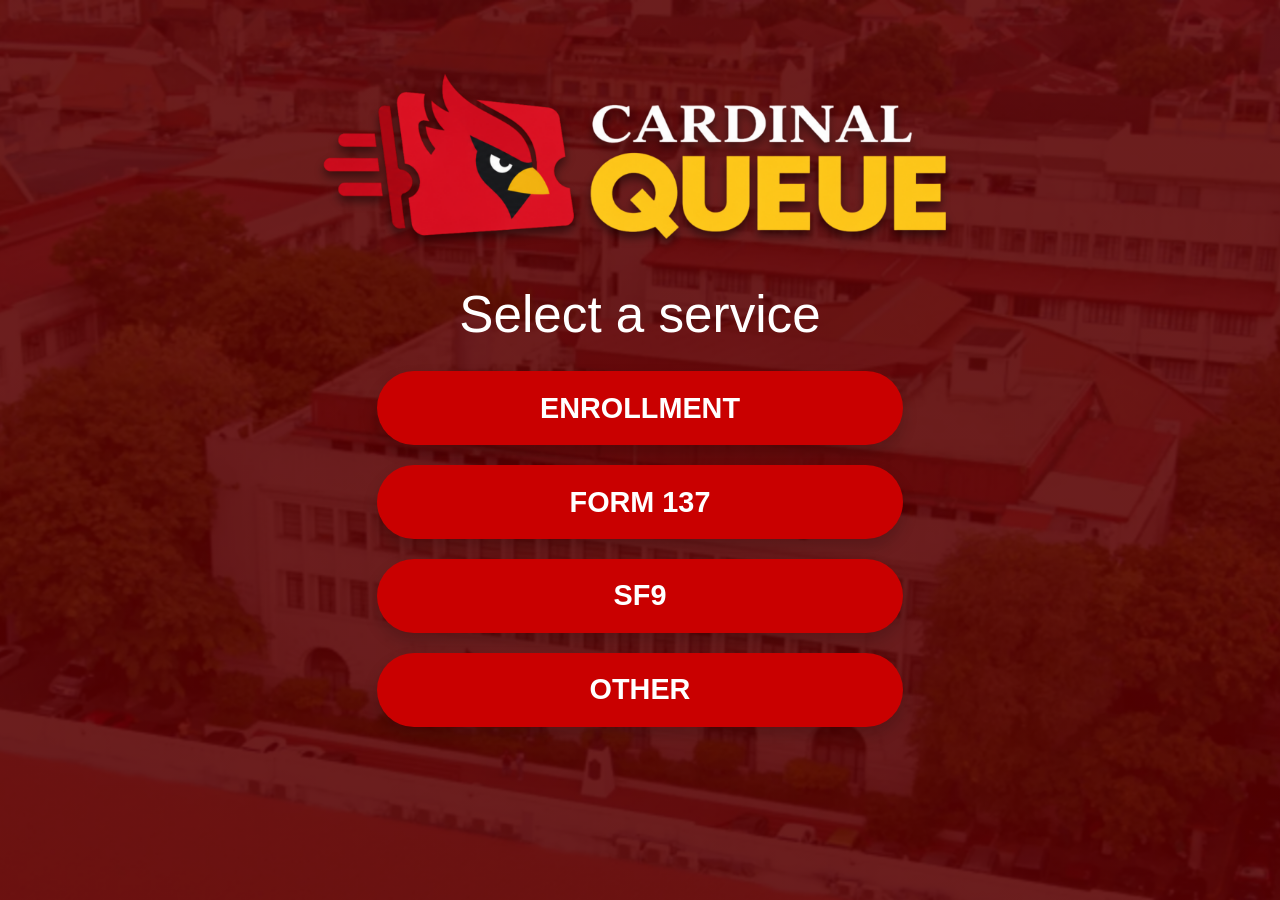
<file: index.html>
<!DOCTYPE html>
<html lang="en">
<head>
  <meta charset="UTF-8">
  <meta name="viewport" content="width=device-width, initial-scale=1.0, viewport-fit=cover">
  <title>Cardinal Queue — Kiosk</title>
  <link rel="icon" type="image/png" href="assets/logo.png">
  <link rel="stylesheet" href="css/style.css?v=cardinal-queue-ui-6">
  <script>
    const authParams = new URLSearchParams(location.hash.slice(1));
    const authQuery = new URLSearchParams(location.search);
    const authType = authParams.get("type") || authQuery.get("type");
    if (authType === "recovery" || authType === "invite" || authQuery.has("code")) {
      location.replace(`staff-setup.html${location.search}${location.hash}`);
    }
  </script>
</head>
<body class="kiosk-page">
  <main class="screen">
    <section id="homeView" class="view active">
      <img class="main-logo" src="assets/logo.png" alt="Cardinal Queue">
      <h1>Select a service</h1>

      <div class="service-list">
        <button class="service-btn" data-service="Enrollment">ENROLLMENT</button>
        <button class="service-btn" data-service="Form 137">FORM 137</button>
        <button class="service-btn" data-service="SF9">SF9</button>
        <button class="service-btn" data-service="Other">OTHER</button>
      </div>
    </section>

    <section id="formView" class="view">
      <header class="mini-header">
        <img src="assets/logo.png" alt="Cardinal Queue">
        <button id="returnBtn" class="return-btn">RETURN</button>
      </header>

      <div class="form-wrap">
        <h2>Queuing Form</h2>
        <form id="queueForm">
          <label for="fullName">Full Name</label>
          <input id="fullName" name="fullName" type="text"
                 placeholder="e.g. Juan T. Dela Cruz" autocomplete="name" required>

          <label for="education">Educational Level</label>
          <select id="education" name="education" required>
            <option value="" disabled selected>Select an option</option>
            <option>Senior High School</option>
            <option>Undergraduate</option>
            <option>Graduate Studies</option>
            <option>Faculty / Staff</option>
            <option>Visitor</option>
          </select>

          <label for="email">Email</label>
          <input id="email" name="email" type="email"
                 placeholder="e.g. juandelacruz@gmail.com" autocomplete="email" required>

          <button class="submit-btn" type="submit">SUBMIT</button>
        </form>
      </div>
    </section>

    <section id="ticketView" class="view">
      <header class="mini-header">
        <img src="assets/logo.png" alt="Cardinal Queue">
        <button id="ticketReturnBtn" class="return-btn">RETURN</button>
      </header>

      <div class="ticket-card">
        <p class="ticket-label">YOUR QUEUE NUMBER</p>
        <div id="ticketNumber" class="ticket-number">A001</div>
        <p id="ticketService" class="ticket-service">ENROLLMENT</p>

        <div class="ticket-info">
          <div><span>Status</span><strong>WAITING</strong></div>
          <div><span>Service window</span><strong id="ticketWindow">—</strong></div>
        </div>
        <div id="ticketQr" class="ticket-qr" aria-label="QR code to monitor this queue">
          <a href="queue.html" aria-label="Open the live queue monitor">
            <img src="assets/queue_qr.png?v=public-queue-2" alt="Scan to open the public Cardinal Queue monitor">
          </a>
        </div>
        <p id="ticketMessage" class="ticket-note" role="status"></p>
        <p class="ticket-note ticket-qr-caption">Scan the QR code to view the live queue.</p>
      </div>
    </section>
  </main>

  <script type="module" src="js/kiosk.js?v=public-queue-2"></script>
</body>
</html>
</file>
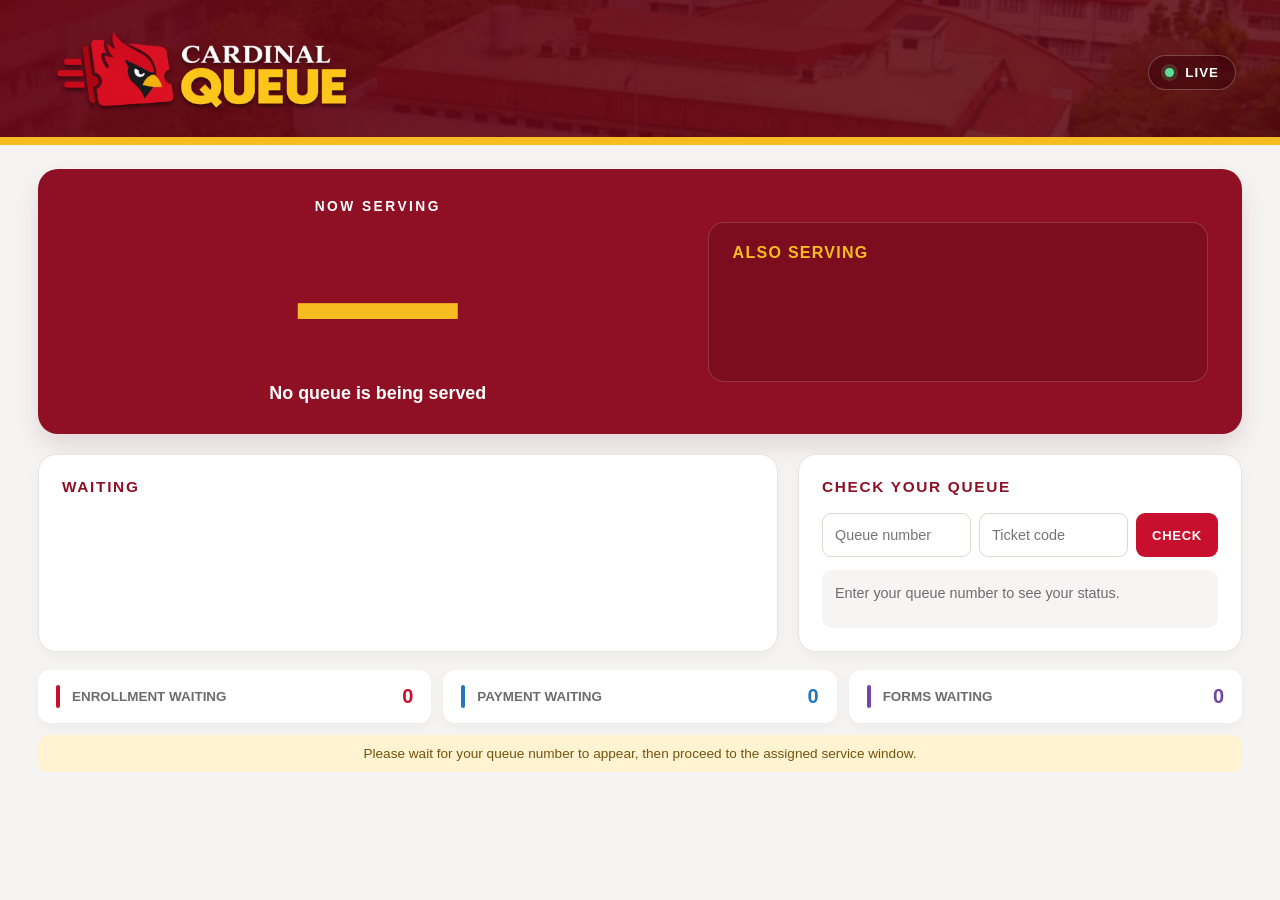
<file: queue.html>
<!DOCTYPE html>
<html lang="en">
<head>
  <meta charset="UTF-8">
  <meta name="viewport" content="width=device-width, initial-scale=1.0">
  <title>Cardinal Queue — Queue Monitor</title>
  <link rel="icon" type="image/png" href="assets/logo.png">
  <link rel="stylesheet" href="css/style.css?v=cardinal-queue-ui-5">
</head>
<body class="queue-page">
  <main class="queue-screen">
    <header class="queue-header">
      <img src="assets/logo.png" alt="Cardinal Queue">
      <div class="live-pill"><span></span> LIVE</div>
    </header>

    <section class="now-serving">
      <div class="serving-current">
        <p>NOW SERVING</p>
        <div id="nowServing">—</div>
        <span id="windowLabel">No queue is being served</span>
      </div>
      <div class="serving-next">
        <h2>ALSO SERVING</h2>
        <div id="servingList" class="serving-list" aria-live="polite"></div>
      </div>
    </section>

    <section class="queue-columns">
      <div class="queue-panel">
        <h2>WAITING</h2>
        <div id="waitingList" class="waiting-list"></div>
      </div>

      <div class="queue-panel user-panel">
        <h2>CHECK YOUR QUEUE</h2>
        <div class="check-row">
          <input id="queueLookup" placeholder="Queue number" autocomplete="off">
          <input id="queueCode" placeholder="Ticket code" autocomplete="off" aria-label="Private ticket code from your ticket">
          <button id="checkBtn">CHECK</button>
        </div>
        <div id="lookupResult" class="lookup-result">Enter your queue number to see your status.</div>
      </div>
    </section>

    <section class="service-summary" aria-label="Waiting by service">
      <article class="service-enrollment"><span>ENROLLMENT WAITING</span><strong id="countEnrollment">0</strong></article>
      <article class="service-payment"><span>PAYMENT WAITING</span><strong id="countPayment">0</strong></article>
      <article class="service-forms"><span>FORMS WAITING</span><strong id="countForms">0</strong></article>
    </section>
    <footer class="queue-footer">Please wait for your queue number to appear, then proceed to the assigned service window.</footer>
  </main>
  <script type="module" src="js/queue.js"></script>
</body>
</html>
</file>
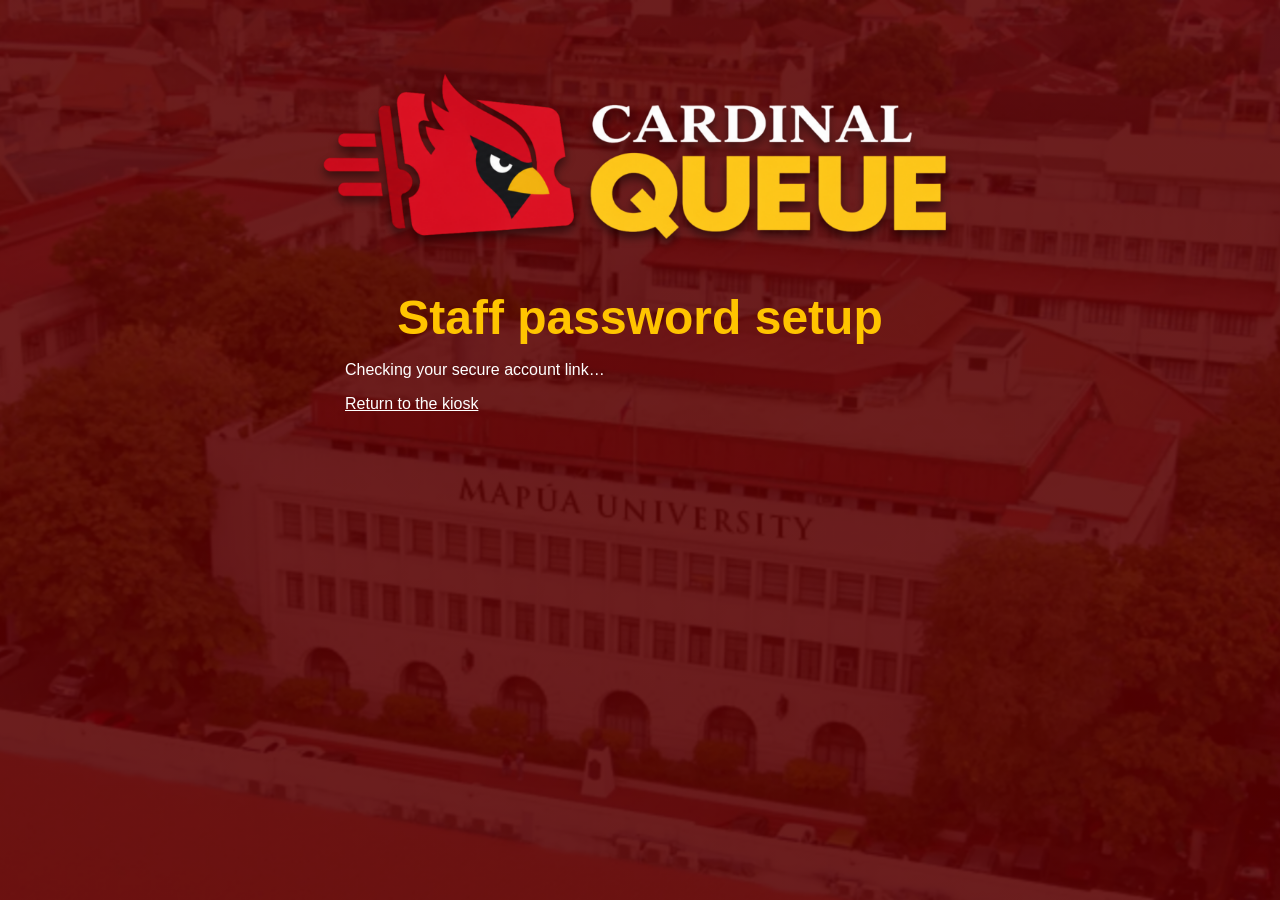
<file: staff-setup.html>
<!DOCTYPE html>
<html lang="en">
<head>
  <meta charset="UTF-8">
  <meta name="viewport" content="width=device-width, initial-scale=1.0, viewport-fit=cover">
  <title>Set up staff access — Cardinal Queue</title>
  <link rel="icon" type="image/png" href="assets/logo.png">
  <link rel="stylesheet" href="css/style.css">
  <style>#setupForm[hidden] { display: none; }</style>
</head>
<body class="kiosk-page">
  <main class="screen">
    <section class="view active" aria-labelledby="setupTitle">
      <img class="main-logo" src="assets/logo.png" alt="Cardinal Queue">
      <div class="form-wrap">
        <h2 id="setupTitle">Staff password setup</h2>
        <p id="setupMessage" role="status" aria-live="polite">Checking your secure account link…</p>
        <form id="setupForm" hidden>
          <label for="newPassword">New password</label>
          <input id="newPassword" type="password" autocomplete="new-password" minlength="8" required>
          <label for="confirmPassword">Confirm password</label>
          <input id="confirmPassword" type="password" autocomplete="new-password" minlength="8" required>
          <button class="submit-btn" type="submit">SAVE PASSWORD</button>
        </form>
        <p><a href="index.html" style="color:#fff">Return to the kiosk</a></p>
      </div>
    </section>
  </main>
  <script type="module" src="js/staff-setup.js"></script>
</body>
</html>
</file>
<file: css/style.css>
* {
  box-sizing: border-box;
}

:root {
  --red: #c90000;
  --red-dark: #a60000;
  --yellow: #ffc400;
  --white: #ffffff;
  --panel: rgba(90, 0, 0, 0.48);
  --gold: #f7bd20;
  --ink: #26252a;
  --muted: #6d6b70;
  --paper: #fff;
  --canvas: #f5f4f2;
  --line: #e7e3df;
  --enrollment: #c8102e;
  --payment: #2476bd;
  --forms: #7346a6;
}

html, body {
  margin: 0;
  min-height: 100%;
  font-family: Arial, Helvetica, sans-serif;
  color: var(--white);
}

body {
  background:
    linear-gradient(rgba(95, 0, 0, 0.58), rgba(95, 0, 0, 0.58)),
    url("../assets/background.png") center center / cover fixed no-repeat;
}

/* ---------- KIOSK ---------- */

.kiosk-page {
  min-height: 100dvh;
  overflow-x: hidden;
}

.screen {
  min-height: 100dvh;
  display: flex;
  justify-content: center;
}

.view {
  display: none;
  width: min(100%, 760px);
  min-height: 100dvh;
  padding: 4vh 4vw 5vh;
  flex-direction: column;
  align-items: center;
}

.view.active {
  display: flex;
}

.main-logo {
  width: min(88vw, 690px);
  height: auto;
  object-fit: contain;
  margin-top: 2vh;
}

#homeView h1 {
  font-size: clamp(2rem, 5vw, 3.2rem);
  font-weight: 400;
  margin: 1.5vh 0 3vh;
  text-align: center;
}

.service-list {
  width: min(74%, 590px);
  display: flex;
  flex-direction: column;
  gap: 2.2vh;
}

.service-btn,
.submit-btn,
.return-btn,
#checkBtn {
  border: 0;
  color: white;
  cursor: pointer;
  font-weight: 600;
  transition: transform 0.12s ease, background 0.12s ease;
}

.service-btn {
  width: 100%;
  min-height: 74px;
  border-radius: 45px;
  background: var(--red);
  font-size: clamp(1.25rem, 3vw, 1.8rem);
  box-shadow: 0 8px 15px rgba(0, 0, 0, 0.18);
}

.service-btn:active,
.submit-btn:active,
.return-btn:active,
#checkBtn:active {
  transform: scale(0.98);
}

.service-btn:hover,
.submit-btn:hover {
  background: var(--red-dark);
}

.mini-header {
  width: 100%;
  display: flex;
  align-items: center;
  justify-content: space-between;
  gap: 20px;
}

.mini-header img {
  width: min(45vw, 310px);
  height: auto;
}

.return-btn {
  background: rgba(165, 55, 55, 0.9);
  border-radius: 30px;
  padding: 13px 31px;
  font-size: 1rem;
}

.form-wrap {
  width: min(100%, 590px);
  margin-top: 1vh;
}

.form-wrap h2 {
  color: var(--yellow);
  text-align: center;
  font-size: clamp(2rem, 5vw, 3rem);
  margin: 1vh 0 1.2vh;
}

form {
  display: flex;
  flex-direction: column;
}

form label {
  font-size: 1.1rem;
  margin: 7px 12px 5px;
}

form input,
form select {
  width: 100%;
  height: 54px;
  border: 3px solid #aaa;
  border-radius: 32px;
  padding: 0 18px;
  font-size: 1rem;
  outline: none;
  background: #f5f5f5;
  color: #333;
}

form input:focus,
form select:focus {
  border-color: var(--yellow);
}

.submit-btn {
  align-self: center;
  margin-top: 25px;
  width: 210px;
  height: 48px;
  border-radius: 30px;
  background: var(--red);
  font-size: 1rem;
}

.ticket-card {
  width: min(92%, 600px);
  margin: 6vh auto 0;
  background: rgba(55, 0, 0, 0.72);
  border: 2px solid rgba(255, 196, 0, 0.5);
  border-radius: 28px;
  padding: 35px 28px;
  text-align: center;
}

.ticket-label {
  margin: 0;
  font-size: 1rem;
  letter-spacing: 2px;
}

.ticket-number {
  color: var(--yellow);
  font-size: clamp(5rem, 20vw, 9rem);
  font-weight: 800;
  line-height: 1;
  margin: 18px 0;
}

.ticket-service {
  font-size: 1.5rem;
  margin: 0 0 28px;
}

.ticket-info {
  display: grid;
  gap: 10px;
  text-align: left;
}

.ticket-info div {
  display: flex;
  justify-content: space-between;
  gap: 20px;
  padding: 12px 15px;
  background: rgba(255, 255, 255, 0.09);
  border-radius: 12px;
}

.ticket-info span {
  opacity: 0.75;
}

.ticket-note {
  opacity: 0.8;
  line-height: 1.5;
}

.ticket-qr {
  display: grid;
  place-items: center;
  min-height: 0;
  padding: 0;
  margin: 12px auto;
  background: transparent;
}

.ticket-qr a { display: grid; place-items: center; }
.ticket-qr img { display: block; width: 180px; max-width: 100%; height: auto; }
.ticket-qr canvas { display: block; max-width: 100%; height: auto; }
.ticket-qr-caption { margin: 8px 0 0; }
.ticket-note.error { color: #ffd8d8; }

/* Queue monitor: the proposal's wide information display with distinct service colors. */
.queue-page { min-height: 100dvh; background: var(--canvas); color: var(--ink); --red: #c8102e; --red-dark: #8f1024; --gold: #f7bd20; }
.queue-screen { width: 100%; margin: 0; padding: 0 38px 24px; }
.queue-header { position: relative; display: flex; align-items: center; justify-content: space-between; min-height: 136px; margin: 0 -38px 24px; padding: 22px 44px; overflow: hidden; background: linear-gradient(90deg, rgba(103,7,24,.86), rgba(103,7,24,.45)), url("../assets/background.png") center 43% / cover; }
.queue-header::after { position: absolute; inset: auto 0 0; height: 8px; background: var(--gold); content: ""; }
.queue-header img { position: relative; z-index: 1; width: min(320px, 45vw); height: auto; }
.live-pill { position: relative; z-index: 1; padding: 9px 16px; border: 1px solid rgba(255,255,255,.25); border-radius: 999px; background: rgba(56,0,12,.48); color: #fff; font-size: .83rem; font-weight: 800; letter-spacing: .08em; }
.live-pill span { display: inline-block; width: 9px; height: 9px; margin-right: 7px; border-radius: 50%; background: #5de093; box-shadow: 0 0 0 4px rgba(93,224,147,.18); }
.now-serving { display: grid; grid-template-columns: 1.1fr .9fr; align-items: center; gap: 24px; min-height: 265px; margin: 0 0 20px; padding: 26px 34px; border-radius: 20px; background: var(--red-dark); color: #fff; box-shadow: 0 12px 24px rgba(88,12,30,.12); }
.serving-current { text-align: center; }
.now-serving p { margin: 0; font-size: .86rem; font-weight: 800; letter-spacing: .18em; }
.now-serving #nowServing { margin: 7px 0 0; color: var(--gold); font-size: clamp(6.2rem, 14vw, 10rem); font-weight: 800; line-height: .98; }
.now-serving #nowServing.is-empty { font-size: 4rem; opacity: .8; }
.now-serving #windowLabel { display: inline-block; margin-top: 6px; font-size: 1.12rem; font-weight: 600; }
.serving-next { min-height: 160px; padding: 21px 24px; border: 1px solid rgba(255,255,255,.17); border-radius: 16px; background: rgba(42,0,10,.19); }
.serving-next h2 { margin: 0 0 14px; color: var(--gold); font-size: 1rem; letter-spacing: .08em; }
.serving-list { display: grid; gap: 8px; }
.serving-card { padding: 10px 12px; border-radius: 10px; background: rgba(255,255,255,.11); font-size: .92rem; font-weight: 700; }
.queue-columns { display: grid; grid-template-columns: minmax(0, 1.5fr) minmax(320px, .9fr); gap: 20px; }
.queue-panel { min-width: 0; padding: 23px; border: 1px solid var(--line); border-radius: 18px; background: #fff; box-shadow: 0 5px 15px rgba(37,22,16,.035); }
.queue-panel h2 { margin: 0 0 17px; color: var(--red-dark); font-size: .96rem; letter-spacing: .11em; }
.waiting-list { display: grid; grid-template-columns: repeat(3, minmax(0,1fr)); gap: 10px; }
.waiting-list > div:not(.queue-empty) { padding: 15px 10px; border-left: 5px solid var(--red); border-radius: 9px; background: #fbf8f7; text-align: center; font-size: 1rem; font-weight: 750; }
.waiting-list > div.service-payment { border-color: var(--payment); }
.waiting-list > div.service-forms { border-color: var(--forms); }
.waiting-list .queue-empty { grid-column: 1 / -1; margin: 0; padding: 18px; border-radius: 10px; background: #f7f5f3; color: var(--muted); text-align: center; }
.user-panel { background: #fff; }
.check-row { display: grid; grid-template-columns: 1fr 1fr auto; gap: 8px; }
.check-row input { min-width: 0; height: 44px; padding: 0 12px; border: 1px solid #ddd8d3; border-radius: 9px; outline: 0; font-size: .9rem; }
.check-row input:focus { border-color: var(--red); box-shadow: 0 0 0 3px rgba(200,16,46,.1); }
#checkBtn { min-height: 44px; padding: 0 16px; border-radius: 9px; background: var(--red); font-size: .82rem; letter-spacing: .05em; }
.lookup-result { min-height: 58px; margin-top: 13px; padding: 13px; border-radius: 10px; background: #f7f5f3; color: var(--muted); font-size: .9rem; line-height: 1.5; }
.lookup-result strong { color: var(--ink); font-size: 1rem; }
.service-summary { display: grid; grid-template-columns: repeat(3, 1fr); gap: 12px; margin: 18px 0 12px; }
.service-summary article { display: flex; align-items: center; justify-content: space-between; gap: 12px; padding: 15px 18px; border-radius: 12px; background: #fff; box-shadow: 0 4px 12px rgba(37,22,16,.04); }
.service-summary article::before { width: 4px; align-self: stretch; border-radius: 4px; background: var(--service-color); content: ""; }
.service-summary article span { flex: 1; color: var(--muted); font-size: .84rem; font-weight: 700; }
.service-summary article strong { color: var(--service-color); font-size: 1.25rem; }
.service-enrollment { --service-color: var(--enrollment); }
.service-payment { --service-color: var(--payment); }
.service-forms { --service-color: var(--forms); }
.queue-footer { padding: 11px 16px; border-radius: 10px; background: #fff3d1; color: #75530c; text-align: center; font-size: .85rem; }
@media (max-width: 900px) {
  .queue-screen { padding-right: 22px; padding-left: 22px; }
  .queue-header { margin-right: -22px; margin-left: -22px; padding-right: 26px; padding-left: 26px; }
  .queue-columns { grid-template-columns: 1fr; }
  .now-serving { grid-template-columns: 1fr; }
  .serving-next { min-height: 0; }
}
@media (min-width: 700px) {
  .view { width: min(100%, 760px); padding-left: 24px; padding-right: 24px; }
  .main-logo { width: min(88vw, 690px); }
  .service-list { width: min(74%, 590px); }
  .service-btn { min-height: 74px; }
}
@media (max-width: 600px) {
  .view { padding-top: 2vh; }
  .main-logo { margin-top: 1vh; }
  #homeView h1 { margin-top: 1vh; margin-bottom: 2.5vh; }
  .service-btn { min-height: 64px; }
  .mini-header img { width: 48vw; }
  .return-btn { padding: 11px 20px; }
  .form-wrap h2 { margin-top: 0.5vh; }
  form input, form select { height: 50px; }
  .queue-screen { padding: 0 14px 18px; }
  .queue-header { min-height: 98px; margin: 0 -14px 15px; padding: 16px 17px; }
  .queue-header::after { height: 5px; }
  .queue-header img { width: min(58vw, 245px); }
  .live-pill { padding: 8px 11px; font-size: .75rem; }
  .now-serving { min-height: unset; gap: 14px; padding: 22px 16px; border-radius: 15px; }
  .now-serving #nowServing { font-size: clamp(5rem, 27vw, 7.8rem); }
  .serving-next { padding: 16px; }
  .queue-panel { padding: 17px; }
  .waiting-list { grid-template-columns: repeat(2, minmax(0,1fr)); gap: 8px; }
  .waiting-list > div:not(.queue-empty) { padding: 12px 7px; font-size: .87rem; }
  .check-row { grid-template-columns: 1fr 1fr; }
  #checkBtn { grid-column: 1 / -1; }
  .service-summary { gap: 7px; }
  .service-summary article { align-items: flex-start; flex-direction: column; gap: 5px; padding: 11px; }
  .service-summary article::before { width: 100%; height: 3px; }
  .service-summary article span { font-size: .72rem; }
  .service-summary article strong { font-size: 1rem; }
}

/* Keep the kiosk menu aligned with the original four-service prototype. */
.kiosk-page .service-btn:not([data-service="Enrollment"]):not([data-service="Form 137"]):not([data-service="SF9"]):not([data-service="Other"]) { display: none; }
</file>
